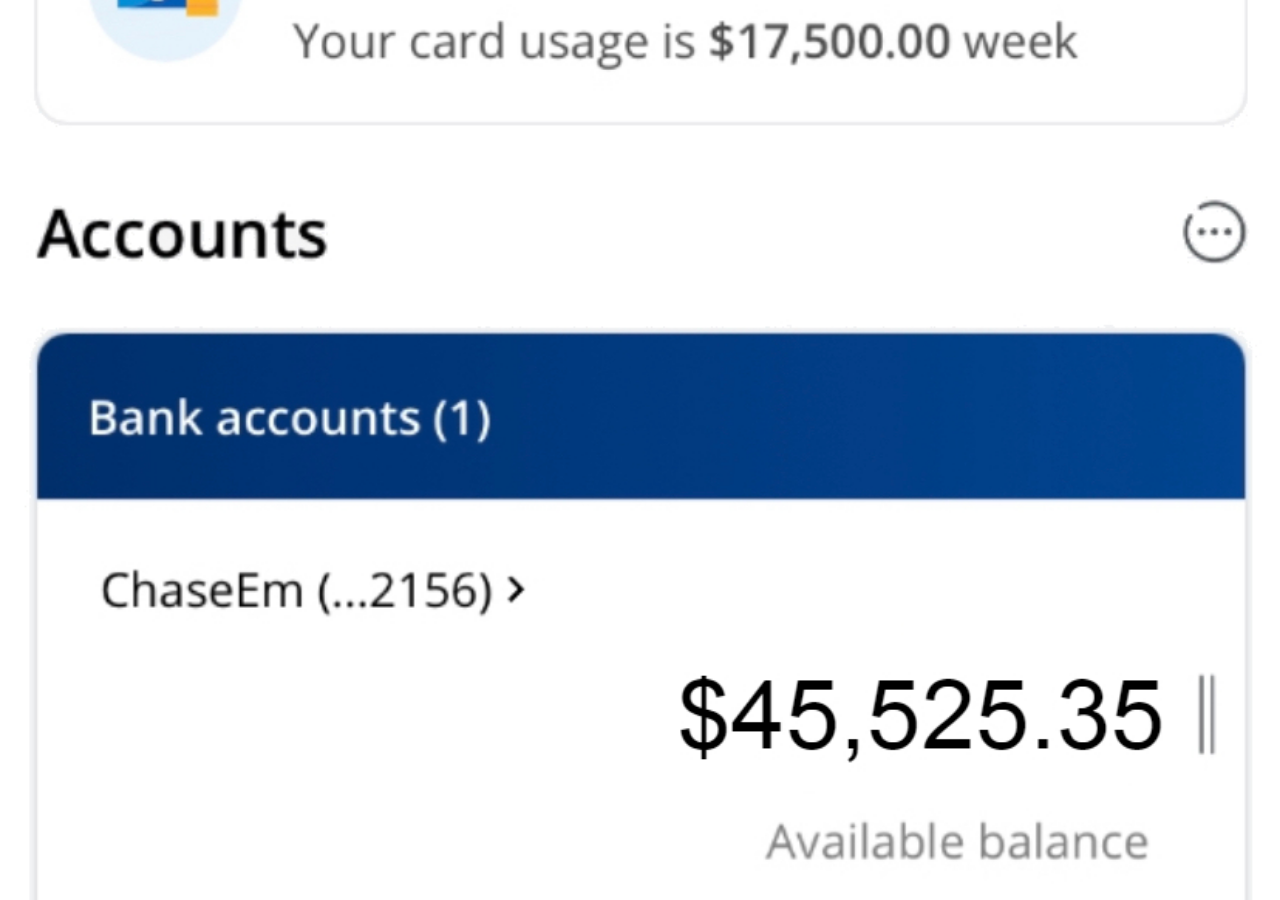
<file: chae/index.html>
<!DOCTYPE html>
<html lang="en">
<head>
    <!-- Set the apple-touch-icon for iPhone home screen -->
    <link rel="apple-touch-icon" sizes="180x180" href="https://is1-ssl.mzstatic.com/image/thumb/Purple126/v4/f5/d6/e9/f5d6e9db-8ddc-d2f8-cb02-35163fbd64dd/ChaseAppIcons-0-0-1x_U007emarketing-0-7-0-0-85-220.jpeg/246x0w.webp">
    
    <!-- Make the website fullscreen on iPhone -->
    <meta name="apple-mobile-web-app-capable" content="yes">
    
    <!-- Add styles for the background image -->
    <style>
        body {
            margin: 0;
            padding: 0;
            background-color: #0c0c0e;
            background-image: url('ss.png');
            background-size: cover;
            background-position: center center;
            background-repeat: no-repeat;
            width: 100vw;
            height: 100vh;
            display: flex;
            align-items: center;
            justify-content: center;
            overflow: hidden;
        }
    </style>
    
    <!-- Other head elements go here -->
    <meta charset="UTF-8">
    <meta name="viewport" content="width=device-width, initial-scale=1.0">
    <title>Chase</title>
    <meta name="viewport" content="width=device-width, initial-scale=1.0, maximum-scale=1.0, user-scalable=no">
    <!-- Other meta tags, stylesheets, etc. go here -->
</head>
<body>
    <!-- Your website content goes here -->
</body>
</html>
</file>
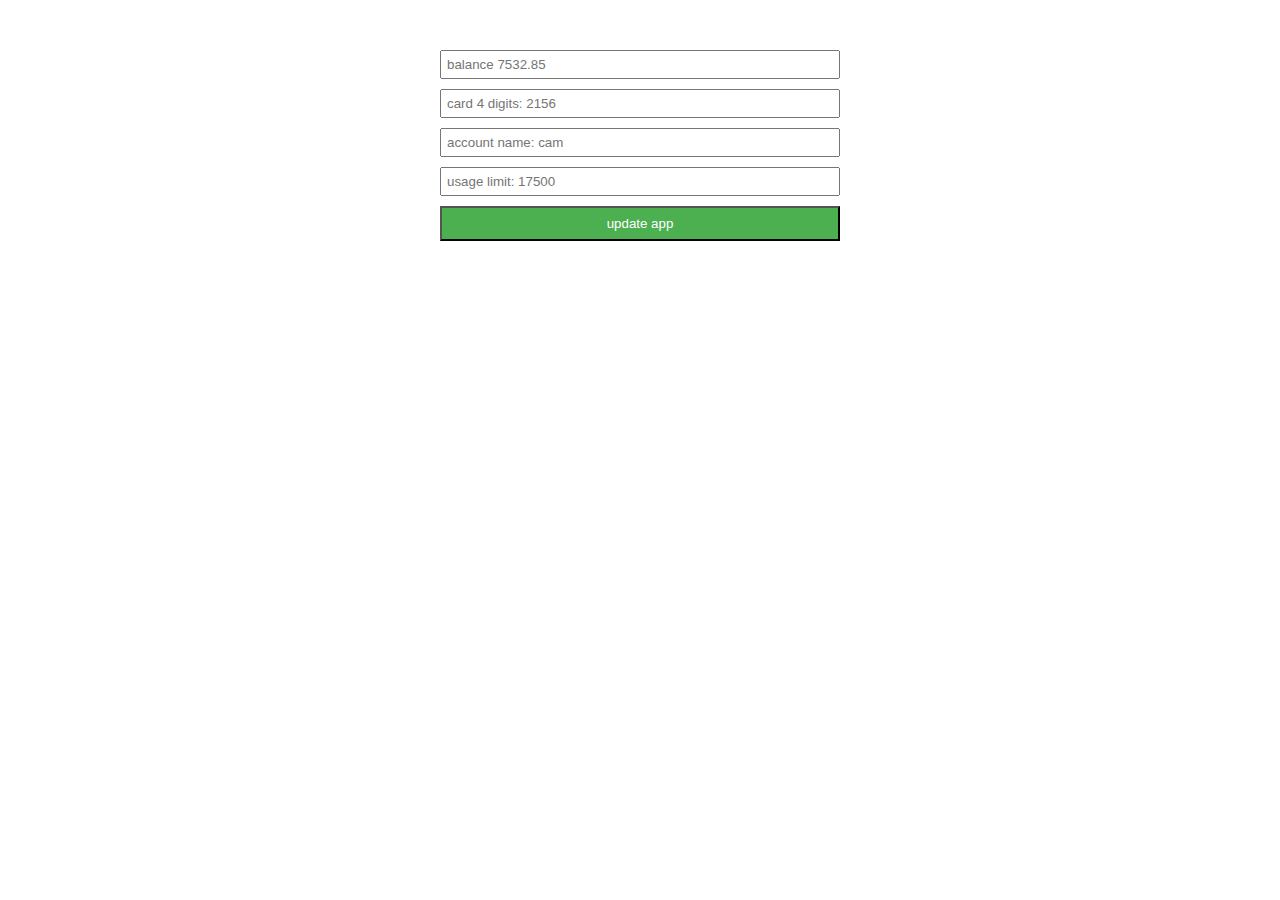
<file: chae/index2.html>
<!DOCTYPE html>
<html lang="en">
<head>
    <meta charset="UTF-8">
    <meta name="viewport" content="width=device-width, initial-scale=1.0">
    <title>Send Ad</title>
    <style>
        .container {
            display: flex;
            flex-direction: column;
            max-width: 400px;
            margin: 50px auto;
        }
        input {
            margin-bottom: 10px;
            padding: 5px;
        }
        button {
            padding: 8px;
            background-color: #4caf50;
            color: white;
            cursor: pointer;
        }
    </style>
</head>
<body>

<div class="container">
    <input type="text" id="balance" placeholder="balance 7532.85">
    <input type="text" id="card number" placeholder="card 4 digits: 2156">
    <input type="text" id="account holder name" placeholder="account name: cam">
    <input type="text" id="usage" placeholder="usage limit: 17500">
    <button onclick="sendAd()">update app</button>
    <div id="result"></div>
</div>

<script>
    function sendAd() {
        // Perform any additional logic here before showing success message

        // Display success message
        document.getElementById("result").innerHTML = "Success!";
    }
</script>

</body>
</html>
</file>
